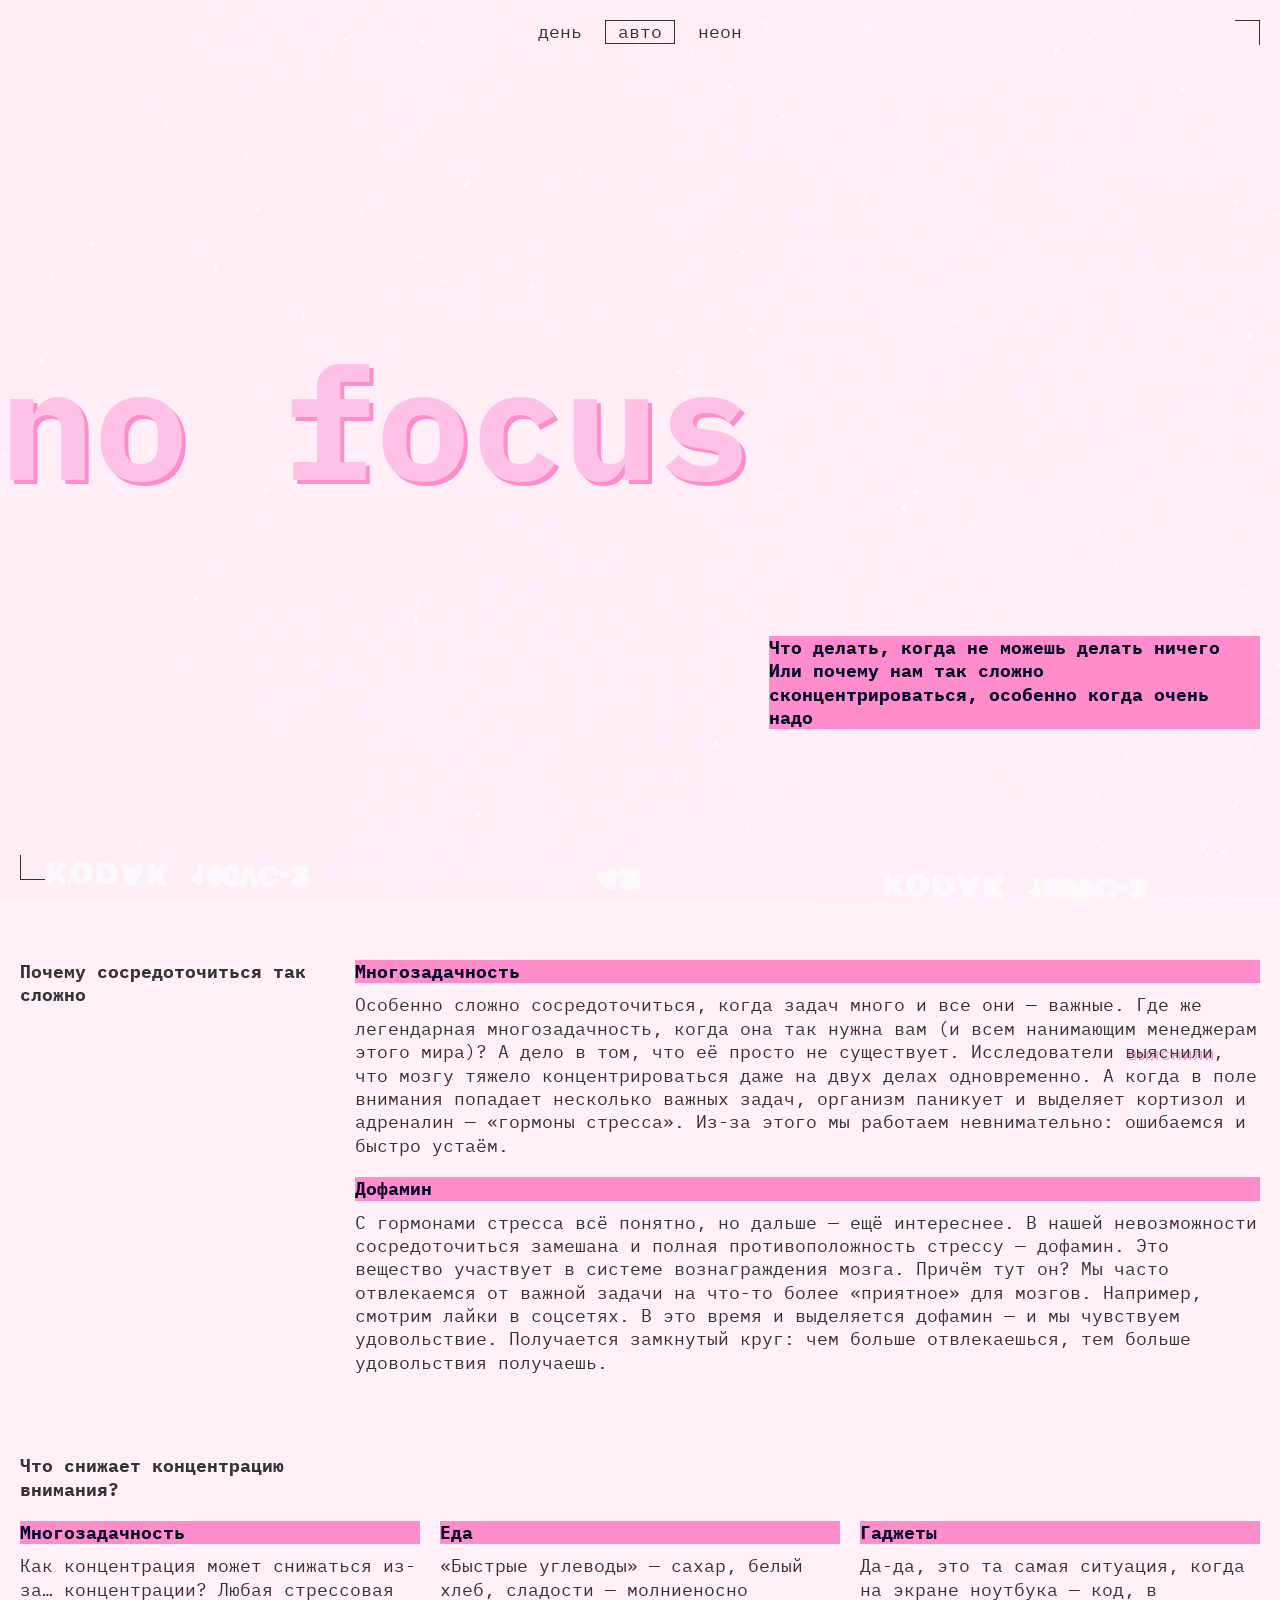
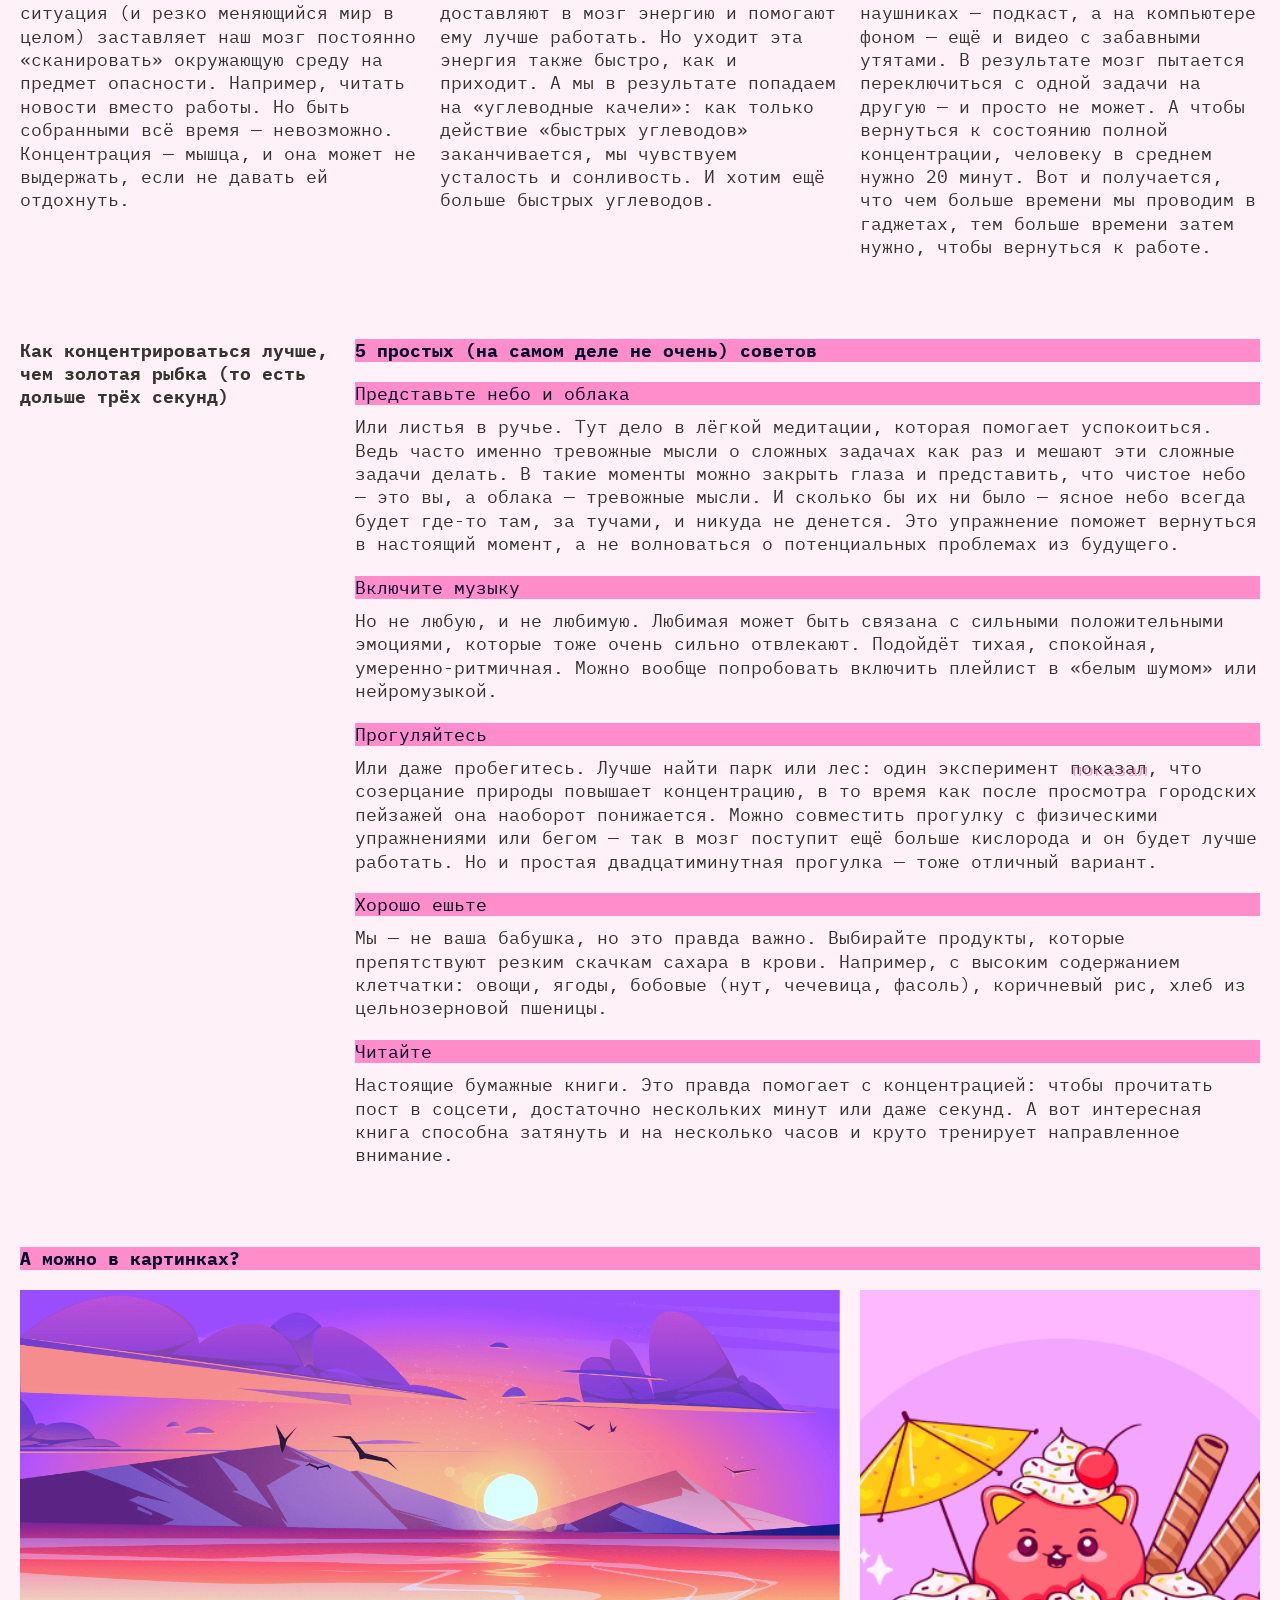
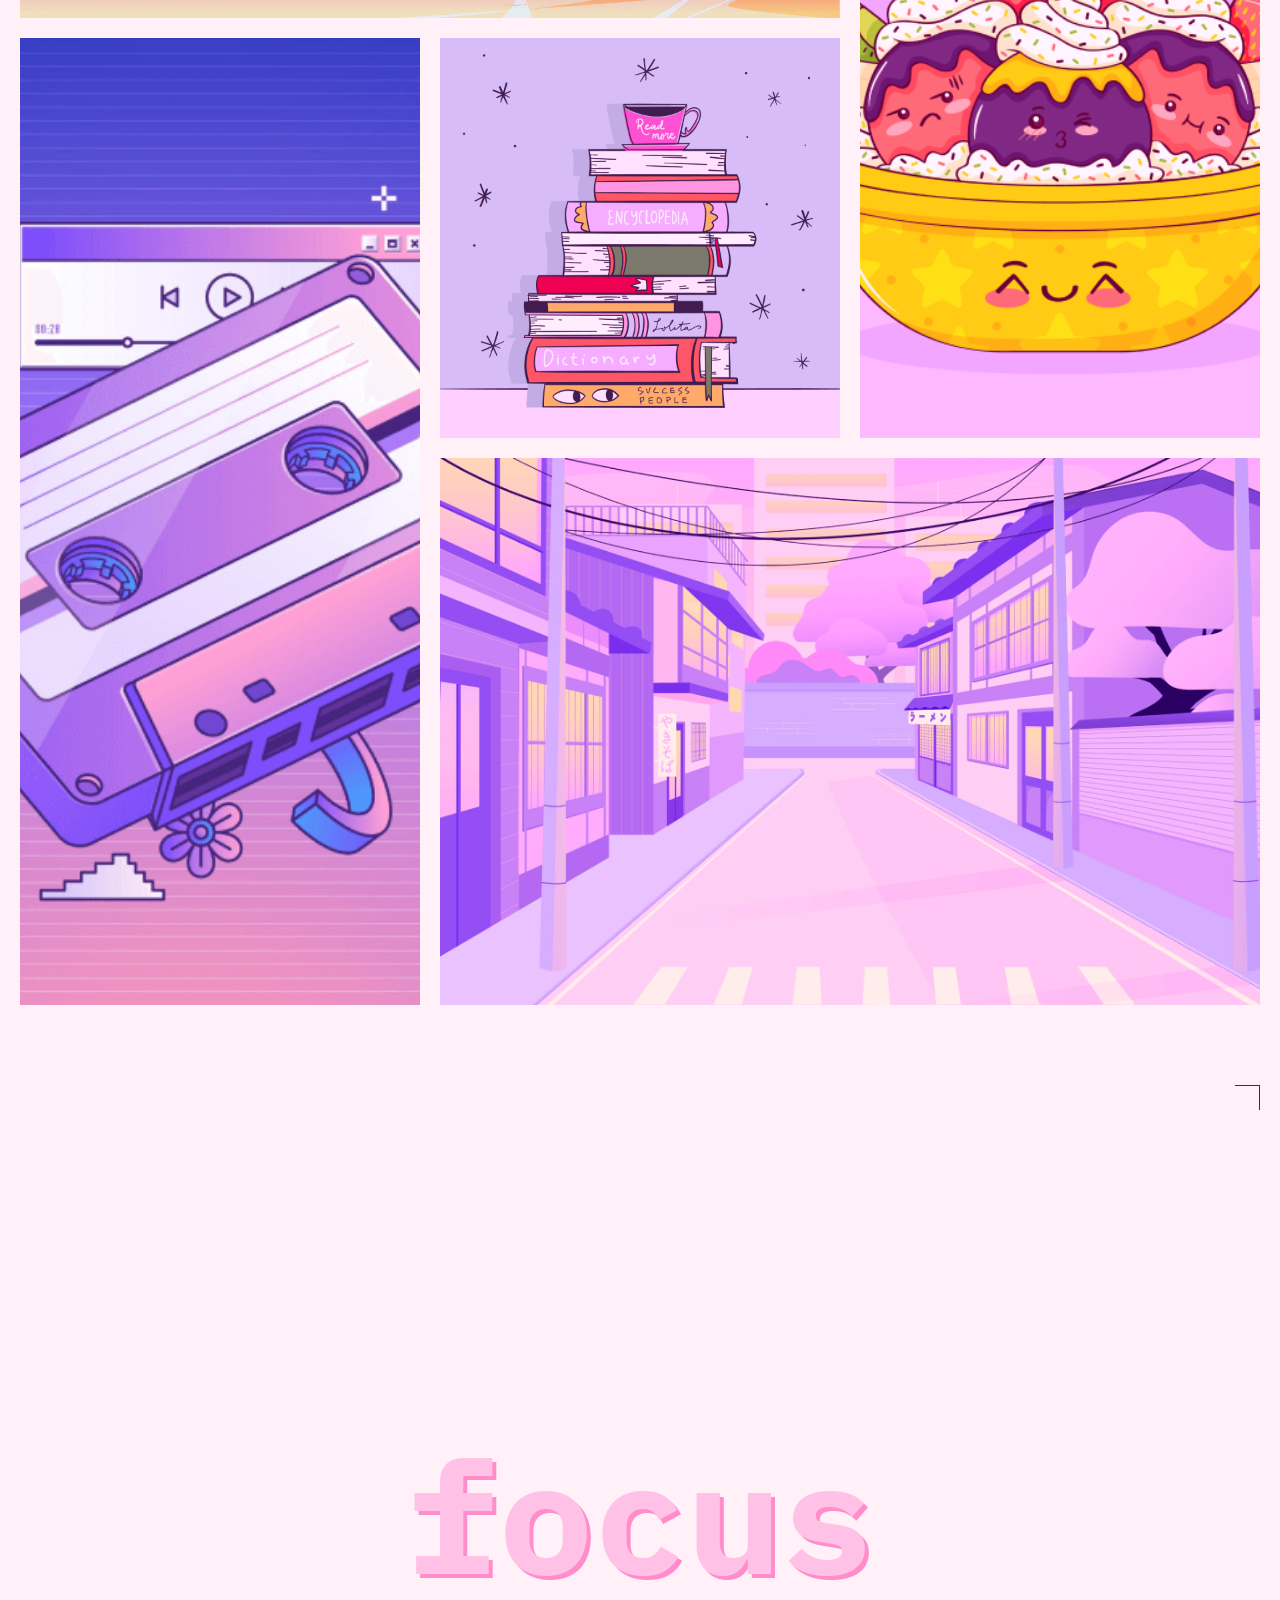
<file: index.html>
<!DOCTYPE html>
<html lang="ru">
  <head>
    <meta charset="UTF-8" />
    <meta http-equiv="X-UA-Compatible" content="IE=edge" />
    <meta name="viewport" content="width=device-width, initial-scale=1.0" />
    <meta name="color-scheme" content="dark light">
    <link rel="icon" href="images/favicon.ico">
    <link rel="icon" href="images/favicon.svg" type="image/svg+xml">
    <link rel="apple-touch-icon" href="images/mobile-icon.png">
    <link rel="stylesheet" href="./fonts/fonts.css">
    <link rel="stylesheet" href="./styles/variables.css">
    <link rel="stylesheet" href="./styles/globals.css">
    <link rel="stylesheet" href="./styles/style.css">
    <link rel="stylesheet" href="./styles/dark.css">
    <link rel="stylesheet" href="./styles/light.css">
    <title>Сложно сосредоточиться</title>
  </head>
  <body class="page">
    <header class="header corner">
      <div class="rec"></div>
      <nav class="header__theme-menu">
        <ul class="header__theme-menu-list">
          <li class="header__theme-menu-item">
            <button class="header__theme-menu-button header__theme-menu-button_type_light">
              День
            </button>
          </li>
          <li class="header__theme-menu-item">
            <button class="header__theme-menu-button header__theme-menu-button_active header__theme-menu-button_type_auto" disabled>
              Авто
            </button>
          </li>
          <li class="header__theme-menu-item">
            <button class="header__theme-menu-button header__theme-menu-button_type_dark">
              Неон
            </button>
          </li>
        </ul>
      </nav>
      <h1 class="page-title header__title">no focus</h1>
      <p class="header__subtitle contrast-text font-bold">Что делать, когда не можешь делать ничего <br>
        Или почему нам так сложно сконцентрироваться, особенно когда очень надо</p>
    </header>
    <main class="main">
      <section class="section section-why">
        <h2 class="max-inline-size section-title font-bold">Почему сосредоточиться так сложно</h2>
        <ul class="section__article-list section-why__arcticles">
          <li class="section__article-item">
            <article class="section__article">
              <h3 class="contrast-text font-bold">Многозадачность</h3>
              <p class="section__text">Особенно сложно сосредоточиться, когда задач много и все они — важные. Где же легендарная многозадачность, когда она так нужна вам (и всем нанимающим менеджерам этого мира)? А дело в том, что её просто не существует. Исследователи <a class="link" href="#">выяснили</a>, что мозгу тяжело концентрироваться даже на двух делах одновременно. А когда в поле внимания попадает несколько важных задач, организм паникует и выделяет кортизол и адреналин — «гормоны стресса». Из-за этого мы работаем невнимательно: ошибаемся и быстро устаём.</p>
            </article>
          </li>
          <li class="section__article-item">
            <article class="section__article">
              <h3 class="contrast-text font-bold">Дофамин</h3>
              <p class="section__text">С гормонами стресса всё понятно, но дальше — ещё интереснее. В нашей невозможности сосредоточиться замешана и полная противоположность стрессу — дофамин. Это вещество участвует в системе вознаграждения мозга. Причём тут он? Мы часто отвлекаемся от важной задачи на что-то более «приятное» для мозгов. Например, смотрим лайки в соцсетях. В это время и выделяется дофамин — и мы чувствуем удовольствие. Получается замкнутый круг: чем больше отвлекаешься, тем больше удовольствия получаешь.</p>
            </article>
          </li>
        </ul>
      </section>
      <section class="section section-what">
        <h2 class="max-inline-size section-title">Что снижает концентрацию внимания?</h2>
        <ul class="section__article-list section-what__arcticles">
          <li class="section__article-item">
            <article class="section__article">
              <h3 class=" contrast-text font-bold">Многозадачность</h3>
              <p class="section__text">Как концентрация может снижаться из-за… концентрации? Любая стрессовая ситуация (и резко меняющийся мир в целом) заставляет наш мозг постоянно «сканировать» окружающую среду на предмет опасности. Например, читать новости вместо работы. Но быть собранными всё время — невозможно. Концентрация — мышца, и она может не выдержать, если не давать ей отдохнуть.</p>
            </article>
          </li>
          <li class="section__article-item">
            <article class="section__article">
              <h3 class=" contrast-text font-bold">Еда</h3>
              <p class="section__text">«Быстрые углеводы» — сахар, белый хлеб, сладости — молниеносно доставляют в мозг энергию и помогают ему лучше работать. Но уходит эта энергия также быстро, как и приходит. А мы в результате попадаем на «углеводные качели»: как только действие «быстрых углеводов» заканчивается, мы чувствуем усталость и сонливость. И хотим ещё больше быстрых углеводов.</p>
            </article>
          </li>
          <li class="section__article-item">
            <article class="section__article">
              <h3 class=" contrast-text font-bold">Гаджеты</h3>
              <p class="section__text">Да-да, это та самая ситуация, когда на экране ноутбука — код, в наушниках — подкаст, а на компьютере фоном — ещё и видео с забавными утятами. В результате мозг пытается переключиться с одной задачи на другую — и просто не может. А чтобы вернуться к состоянию полной концентрации, человеку в среднем нужно 20 минут. Вот и получается, что чем больше времени мы проводим в гаджетах, тем больше времени затем нужно, чтобы вернуться к работе.</p>
            </article>
          </li>
        </ul>
      </section>

      <section class="section section-how">
        <h2 class="max-inline-size section-title">Как концентрироваться лучше, чем золотая рыбка (то есть дольше трёх секунд)</h2>
        <div class="section-how_list-wrap">
          <h3 class="section-how__list-title contrast-text font-bold">5 простых (на самом деле не очень) советов</h3>
          <ul class="section__article-list section-how__arcticles">
            <li class="section__article-item">
              <article class="section__article">
                <h4 class=" contrast-text">Представьте небо и облака</h4>
                <p class="section__text">Или листья в ручье. Тут дело в лёгкой медитации, которая помогает успокоиться. Ведь часто именно тревожные мысли о сложных задачах как раз и мешают эти сложные задачи делать. В такие моменты можно закрыть глаза и представить, что чистое небо — это вы, а облака — тревожные мысли. И сколько бы их ни было — ясное небо всегда будет где-то там, за тучами, и никуда не денется. Это упражнение поможет вернуться в настоящий момент, а не волноваться о потенциальных проблемах из будущего.</p>
              </article>
            </li>
            <li class="section__article-item">
              <article class="section__article">
                <h4 class="  contrast-text">Включите музыку</h4>
                <p class="section__text">Но не любую, и не любимую. Любимая может быть связана с сильными положительными эмоциями, которые тоже очень сильно отвлекают. Подойдёт тихая, спокойная, умеренно-ритмичная. Можно вообще попробовать включить плейлист в «белым шумом» или нейромузыкой.</p>
              </article>
            </li>
            <li class="section__article-item">
              <article class="section__article">
                <h4 class=" contrast-text">Прогуляйтесь</h4>
                <p class="section__text">Или даже пробегитесь. Лучше найти парк или лес: один эксперимент <a class="link" href="#">показал</a>, что созерцание природы повышает концентрацию, в то время как после просмотра городских пейзажей она наоборот понижается. Можно совместить прогулку с физическими упражнениями или бегом — так в мозг поступит ещё больше кислорода и он будет лучше работать. Но и простая двадцатиминутная прогулка — тоже отличный вариант.</p>
              </article>
            </li>
            <li class="section__article-item">
              <article class="section__article">
                <h4 class=" contrast-text">Хорошо ешьте</h4>
                <p class="section__text">Мы — не ваша бабушка, но это правда важно. Выбирайте продукты, которые препятствуют резким скачкам сахара в крови. Например, с высоким содержанием клетчатки: овощи, ягоды, бобовые (нут, чечевица, фасоль), коричневый рис, хлеб из цельнозерновой пшеницы.</p>
              </article>
            </li>
            <li class="section__article-item">
              <article class="section__article">
                <h4 class=" contrast-text">Читайте</h4>
                <p class="section__text">Настоящие бумажные книги. Это правда помогает с концентрацией: чтобы прочитать пост в соцсети, достаточно нескольких минут или даже секунд. А вот интересная книга способна затянуть и на несколько часов и круто тренирует направленное внимание.</p>
              </article>
            </li>
          </ul>
        </div>
      </section>

      <section class="section section-images">
        <h2 class="section-images__title font-bold contrast-text">А можно в картинках?</h2>
        <ul class="gallery-list">
          <li class="gallery-list__item gallery-list__item-long">
            <picture>
              <img
                class="gallery-list__item-img"
                src="./images/sunset.png"
                alt="Горы, озеро, птицы и закат"
                loading="lazy"
              />
            </picture>
          </li>
          <li class="gallery-list__item gallery-list__item-high">
            <picture>
              <img
                class="gallery-list__item-img"
                src="./images/ice-cream.png"
                alt="Хорошо кушать и радовать себя вкусной едой"
                loading="lazy"
              />
            </picture>
          </li>
          <li class="gallery-list__item gallery-list__item-high">
            <picture>
              <img
                class="gallery-list__item-img"
                src="./images/tape.png"
                alt="Слушайте любимую музыку"
                loading="lazy"
              />
            </picture>
          </li>
          <li class="gallery-list__item">
            <picture>
              <img
                class="gallery-list__item-img"
                src="./images/books.png"
                alt="Читайте книги люимых авторов и открывайте для себя новых"
                loading="lazy"
              />
            </picture>
          </li>
          <li class="gallery-list__item gallery-list__item-long">
            <picture>
              <img
                class="gallery-list__item-img"
                src="./images/street.png"
                alt="Не забывайте гулять"
                loading="lazy"
              />
            </picture>
          </li>
        </ul>
      </section>
    </main>
    <footer class="footer corner">
      <h2 class="page-title shadow-decor">focus</h2>
    </footer>
    <script src="./scripts/script.js"></script>
  </body>
</html>
</file>
<file: fonts/fonts.css>
@font-face {
  font-family: 'IBM Plex mono';
  src: url(./IBMPlexMono-Regular.woff) format('woff');
  font-weight: normal;
  font-display: swap;
}

@font-face {
  font-family: 'IBM Plex mono';
  src: url(./IBMPlexMono-Bold.woff) format('woff');
  font-weight: bold;
  font-display: swap;
}
</file>
<file: styles/variables.css>
/*
  Переменные для вашего проекта
  и их переопределение под различные устройства
*/

/* Темная тема */
:root{
  /* Цвета */
  --color-white: #fff1f7;

  --color-beige: #f1b2ce;
  --color-beige-2: #ffc2e6;
  
  --color-pink: #ff8dcb;

  /* Фиолетовый */
  --color-purple-1: #db00ff;
  --color-purple-2: #ff0070;
  --color-purple-2-opas40: #ff007040;

  /* синий*/
  --color-blue-1: #000028;
  --color-blue-2: #353430;
  --color-blue-2-opas40: #35343040;
  /* привязка цветов */
  --text-color: var(--color-beige, #f1b2ce);
  --title-color: var(--color-purple-1, #db00ff);


  --accent-color: var(--color-purple-2, #ff0070);
  --color-corner: var(--color-purple-2, #ff0070);
  --section-title-color: var(--color-purple-2, #ff0070);

  --font-family: 'IBM Plex mono', monospace;
  --font-size-text: 18px;
  --font-weight-title: bold;
  --font-weight-reg: normal;
  --line-hieght-def: 23.4px; 

  --bg-img: url("../images/cover-image.png");
  --bg-color: var(--color-black-1, #000028);
  
  /* Для rec */
  --rec-visibility: visible;
  --rec-dysp: inline-flex;

  --less-edge-page: calc(1.875rem - clamp(0.625rem, 1.8464rem + -2.5445vw, 1.25rem));
}
</file>
<file: styles/globals.css>
/* Глобальные стили для проекта, их можно дополнять и менять по желанию */

html{
  height: 100%;
}

*,
*::before,
*::after {
  box-sizing: border-box;
}

body {
  min-inline-size: 375px;
  max-inline-size: 1440px;
  min-height: 100%;
  margin: 0 auto;
  display: grid;
  grid-template-rows: auto 1fr auto;
  font-family: var(--font-family, 'IBM Plex mono', monospace);
  font-size: var(--font-size-text, 18px);
  color: var(--text-color, #F1B2CE);
  line-height: var(--line-hieght-def, 23.4px);
}

h1,
h2,
h3,
h4,
h5,
h6,
p {
  margin: 0;
}

ul {
  margin: 0;
  padding: 0;
  list-style: none;
}

picture {
  margin: 0;
  padding: 0;
}

button,
a {
  color: currentColor;
  font-family: inherit;
  font-size: inherit;
  line-height: inherit;
}
</file>
<file: styles/style.css>
/* Основные стили проекта. Это стили для темы, которую вы верстаете первой. */

.page {
  /* сохраните в разметке и стилях класс page. На его основе работает скрипт. */
  background-color: var(--bg-color, #000028);
  background-image: var(--bg-img, url("../images/cover-image.png"));
  background-position: center;
  background-size: cover;
  background-repeat: no-repeat;
  background-attachment: fixed;
  /* color: var(--accent-color, #ff0070); */
}

/* Вспомогательные классы */

/*no focus + focus */
.page-title{
  font-weight: var(--font-weight-title, bold);
  line-height: 82.5%;
  text-shadow: 4px 4px 0 var(--accent-color, #ff0070);
  font-size: clamp(7.5rem, 0.5625rem + 14.4531vw, 9.8125rem);
  color: var(--title-color,#DB00FF);
  text-transform: lowercase;
}

.font-bold{
  font-weight: var(--font-weight-title, bold);
}

.contrast-text{
  background-color: var(--accent-color, #ff0070);
  color: var(--color-blue-1, #000028);
  font-size: var(--font-size-text, 18px);
}

/* .mr-bl-end-10{
  margin-block-end: 10px;
} */

.font-weight-normal{
  font-weight: normal;
}

.link{
  cursor: pointer;
  text-decoration: none;
  text-shadow: 2px 2px 0 var(--accent-color, #ff0070);
}

.section-title{
  font-size: var(--font-size-text, 18px);
  color: var(--section-title-color, #ff0070);
}

.section__text{
  margin-block-start: 10px;
}

.max-inline-size{
  max-inline-size: 315px;
}


/* Уголки в header и footer */
.corner {
  position: relative;
}

.corner::before,
.corner::after {
  content: "";
  position: absolute;
  z-index: -1;
  inline-size: 25px;
  block-size: 25px;
}

.corner::before {
  
  border-inline-end: 1px solid var(--color-corner, #ff0070);
  border-block-start: 1px solid var(--color-corner, #ff0070);
  inset-inline-end: 20px;
  inset-block-start: 20px;

}

.corner::after {
  border-inline-start: 1px solid var(--color-corner, #ff0070);
  border-block-end: 1px solid var(--color-corner, #ff0070);
  inset-inline-start: 20px;
  inset-block-end: 20px;
}

/* стилизация кнопок */
.header__theme-menu-button {
  border: 1px solid transparent;
  padding: 2px 12px;
  color: var(--menu-btn-color, #353430);
  line-height: 18px;
  text-transform: lowercase;
  background: transparent;
  cursor: pointer;
}

.header__theme-menu-button_active {
  border-color: currentColor;
  cursor: default;
  pointer-events: none;
}

.header__theme-menu-button:hover {
  border-color: var(--menu-btn-border, rgba(255, 0, 112, .4));
}

.header__theme-menu-button:focus {
  outline: 0;
}

.header__theme-menu-button:focus-visible {
  border-block-end-color: currentColor;
}


/* стилизация link */
.link {
  text-decoration: none;
}

.link:hover {
  /* text-decoration: underline; */
  border-bottom: 1px solid var(--text-color, #F1B2CE);
}

.link:focus {
  outline: 0;
}

.link:focus-visible {
  outline: 1px solid currentColor;
}

.header{
  min-block-size: 668px;
  block-size: 100vh;
  padding-block: 20px;
  padding-inline-end: 20px;
  position: relative;
  display: grid;
  /* grid-template-rows: 299px 244px 185px; */
  align-items: start;
}

.rec {
  position: absolute;
  inset-inline-end: 29px;
  inset-block-start: 20px;
  display: var(--rec-dysp, inline-flex);
  visibility: var(--rec-visibility, visible);
  align-items: center;
  gap: 10px;
  z-index: -1;
}

.rec::before {
  content: "REC";
  text-transform: uppercase;
  color: var(--accent-color, #ff0070);
  line-height: 24px;
}

.rec::after {
  content: "";
  inline-size: 9px;
  block-size: 9px;
  display: inline-block;
  border-radius: 50%;
  /* box-shadow: 0 0 2px 2px var(--accent-color, #ff0070); */
  box-shadow: 0 0 4px 2px var(--accent-color, #ff0070);
  background: var(--accent-color, #ff0070);
}

.header__theme-menu{
  justify-self: center;
  margin-inline-start: 20px;
  margin-block-end: 162px;
}

.header__theme-menu-list{
  display: flex;
  max-inline-size: 230px;
  gap: 10px;
}

.header__title{
  justify-self: start;
}

.header__subtitle{
  /* max-inline-size: clamp(364px, calc((100vw - 20px) / 2 - 10px) ,491px); */
  max-inline-size: 491px;
  /* margin-inline-end: 10px; */
  justify-self: end;
}

.main{
  padding-inline: 20px;
}

.section{
  display: grid;
  gap: 20px;
  margin-block-end: 80px;
}

.section:last-child{
  margin-block-end: 60px;
}

.section-why{
  /* min-block-size: 508px; */
  margin-block-start: 60px;
  grid-template-columns: max-content 1fr;
  align-items: start;
  gap: 20px;
}

.section__article-list{
  display: grid;
  gap: 20px;
}

.section-why__arcticles{
  gap: 20px;
}

.section-what__arcticles{
  grid-template-columns: repeat(3, 1fr);
  gap: 20px;
}

.section-how{
  grid-template-columns: max-content 1fr;
  align-items: start;
  gap: 20px;
}

.section-how__list-title{
  margin-block-end: 20px;
}

.section-how h4{
  font-weight: normal;
}

.gallery-list {
  display: grid;
  grid-template-columns: repeat(3, 1fr);
  gap: 20px;
}

.gallery-list__item-img {
  display: block;
  object-fit: cover;
  object-position: center;
  block-size: 100%;
  inline-size: 100%;
}

.gallery-list__item-high{
  grid-row-end: span 2;
}

.gallery-list__item-long{
  grid-column-end: span 2;
}

.footer{
  min-block-size: 668px;
  block-size: 100vh;
  display: flex;
  align-items: center;
  justify-content: center;
}


@media (width < 1024px) {

  .header__title{
    margin-block-end: calc(-0.5625rem - clamp(-0.5625rem, 1.6875rem + -3.5156vw, 0rem));
    margin-block-start: clamp(0rem, 11.0000rem + -17.1875vw, 2.75rem);
  }

  .header__theme-menu{
    justify-self: end;
    align-self: end;
    margin-block-end: 131px;
  }

  .header__theme-menu-list {
    max-inline-size: 70px;
    flex-direction: column;
    gap: 14px;
  }

  .header__subtitle{
    max-inline-size: clamp(364px, calc((100vw - 20px) / 2 - 10px) ,491px);
    margin-inline-end: 0;
    margin-block-end: -5px;
  }

  .max-inline-size{
    max-inline-size: calc(34.35rem - clamp(14.75rem, 34.1500rem + -30.3125vw, 19.6rem));
  }
  .section-what__arcticles{
    grid-template-columns: 1fr;
    gap: 20px;
  }
}

@media (width < 768px) {

  .rec{
    inset-inline-end: calc(3.001rem - clamp(1.188rem, 2.4094rem + -2.5445vw, 1.813rem));
    inset-block-start: calc(1.875rem - clamp(0.625rem, 1.8464rem + -2.5445vw, 1.25rem));
  }

  .header, .footer{
    padding-block: var(--less-edge-page, calc(1.875rem - clamp(0.625rem, 1.8464rem + -2.5445vw, 1.25rem)));
    padding-inline-end: var(--less-edge-page, calc(1.875rem - clamp(0.625rem, 1.8464rem + -2.5445vw, 1.25rem)));
    padding-inline-start: clamp(0rem, 1.2214rem + -2.5445vw, 0.625rem);
  }

  .corner::before {
    inset-inline-end: var(--less-edge-page, calc(1.875rem - clamp(0.625rem, 1.8464rem + -2.5445vw, 1.25rem)));
    inset-block-start: var(--less-edge-page, calc(1.875rem - clamp(0.625rem, 1.8464rem + -2.5445vw, 1.25rem)));
  }
  
  .corner::after {
    inset-inline-start: var(--less-edge-page, calc(1.875rem - clamp(0.625rem, 1.8464rem + -2.5445vw, 1.25rem)));
    inset-block-end: var(--less-edge-page, calc(1.875rem - clamp(0.625rem, 1.8464rem + -2.5445vw, 1.25rem)));
  }
  
  .page-title{
    font-size: clamp(7.25rem, 7.0115rem + 1.0178vw, 7.5rem);
  }

  .header__theme-menu{
    /* margin-block-end: 23px; */
    margin-block-end: calc(9.626000000000001rem - clamp(1.438rem, 14.6288rem + -27.4809vw, 8.188rem));
  }

  .header__subtitle{
    max-inline-size: calc(44.93rem - clamp(22.18rem, 23.2939rem + -2.3206vw, 22.75rem));
  }

  .main{
    padding-inline:  var(--less-edge-page, calc(1.875rem - clamp(0.625rem, 1.8464rem + -2.5445vw, 1.25rem)));
  }

  .section-why, .section-how{
    grid-template-columns: 1fr;
  }
  
  .section-why{
    /* margin-block-start: 40px; */
    margin-block-start: calc(6.25rem - clamp(2.5rem, 4.9427rem + -5.0891vw, 3.75rem));
  }

  .max-inline-size{
    max-inline-size: clamp(14.75rem, 29.2697rem + -30.2494vw, 22.18rem);
  }

  .section{
    margin-block-end: calc(8.125rem - clamp(3.125rem, 6.7891rem + -7.6336vw, 5rem));
  }
  
  .section:last-child{
    margin-block-end: calc(6.25rem - clamp(2.5rem, 4.9427rem + -5.0891vw, 3.75rem));
  }

  .section-images{
    gap: 10px;
  }

  .gallery-list{
    grid-template-columns: 1fr;
    gap: 10px;
  }

  .gallery-list__item-high{
    grid-row-end: span 1;
  }
  
  .gallery-list__item-long{
    grid-column-end: span 1;
  }
}
</file>
<file: styles/dark.css>
/*
  Специально для тёмной темы при наличии класса,
  здесь окажутся стили, которые нужно переопределить принудительно,
  переключая тему
*/

.page.theme_dark {
  /* сохраните этот селектор в приведённом виде.
    Так стили написанные ниже будут иметь больший вес,
    чем стили в медиазапросе предпочтений пользователя
  */


  /* привязка цветов */
  --text-color: var(--color-beige, #f1b2ce);
  --title-color: var(--color-purple-1, #db00ff);

  --menu-btn-color: var(--accent-color, #ff0070);
  --menu-btn-border: var(--color-purple-2-opas40, #ff007040);

  --accent-color: var(--color-purple-2, #ff0070);
  --color-corner: var(--color-purple-2, #ff0070);
  --section-title-color: var(--color-purple-2, #ff0070);

  --bg-img: url("../images/cover-image-dark.png");
  --bg-color: var(--color-black-1, #000028);
  
  /* Для rec */
  --rec-visibility: visible;
  --rec-dysp: inline-flex;
}


@media (prefers-color-scheme: dark) {
  :root {
    /* привязка цветов */
    --text-color: var(--color-beige, #f1b2ce);
    --title-color: var(--color-purple-1, #db00ff);

    --menu-btn-color: var(--accent-color, #ff0070);
    --menu-btn-border: var(--color-purple-2-opas40, #ff007040);
  
    --accent-color: var(--color-purple-2, #ff0070);
    --color-corner: var(--color-purple-2, #ff0070);
    --section-title-color: var(--color-purple-2, #ff0070);
    /* --highlight-color: var(--color-black-1, #000028); */
  
    --bg-img: url("../images/cover-image-dark.png");
    --bg-color: var(--color-black-1, #000028);
    
    /* Для rec */
    --rec-visibility: visible;
    --rec-dysp: inline-flex;

  }
}
</file>
<file: styles/light.css>
/*
  Специально для светлой темы при наличии класса.
  Здесь окажутся стили, которые нужно переопределить принудительно,
  переключая тему
*/

.page.theme_light {
  /* сохраните этот селектор в приведённом виде.
    Так стили написанные ниже будут иметь больший вес,
    чем стили в медиазапросе предпочтений пользователя
  */


  /* привязка цветов */
  --text-color: var(--color-blue-2, #353430);
  --title-color: var( --color-beige-2, #ffc2e6);

  --menu-btn-color: var(--color-blue-2, #353430);
  --menu-btn-border: var(--color-blue-2-opas40, #35343040);


  --accent-color: var(--color-pink, #ff8dcb);
  --color-corner: var(--color-blue-2, #353430);
  --section-title-color: var(--color-blue-2, #353430);

  --bg-img: url("../images/cover-image-light.png");
  --bg-color: var(--color-white, #fff1f7);
  
  /* Для rec */
  --rec-visibility: hidden;
  --rec-dysp: none;

}

@media (prefers-color-scheme: light) {
  :root {


    --text-color: var(--color-blue-2, #353430);
    --title-color: var( --color-beige-2, #ffc2e6);
  
    --menu-btn-color: var(--color-blue-2, #353430);
    --menu-btn-border: var(--color-blue-2-opas40, #35343040);
  
  
    --accent-color: var(--color-pink, #ff8dcb);
    --color-corner: var(--color-blue-2, #353430);
    --section-title-color: var(--color-blue-2, #353430);
  
    --bg-img: url("../images/cover-image-light.png");
    --bg-color: var(--color-white, #fff1f7);
    
    /* Для rec */
    --rec-visibility: hidden;
    --rec-dysp: none;
  }
}
</file>
